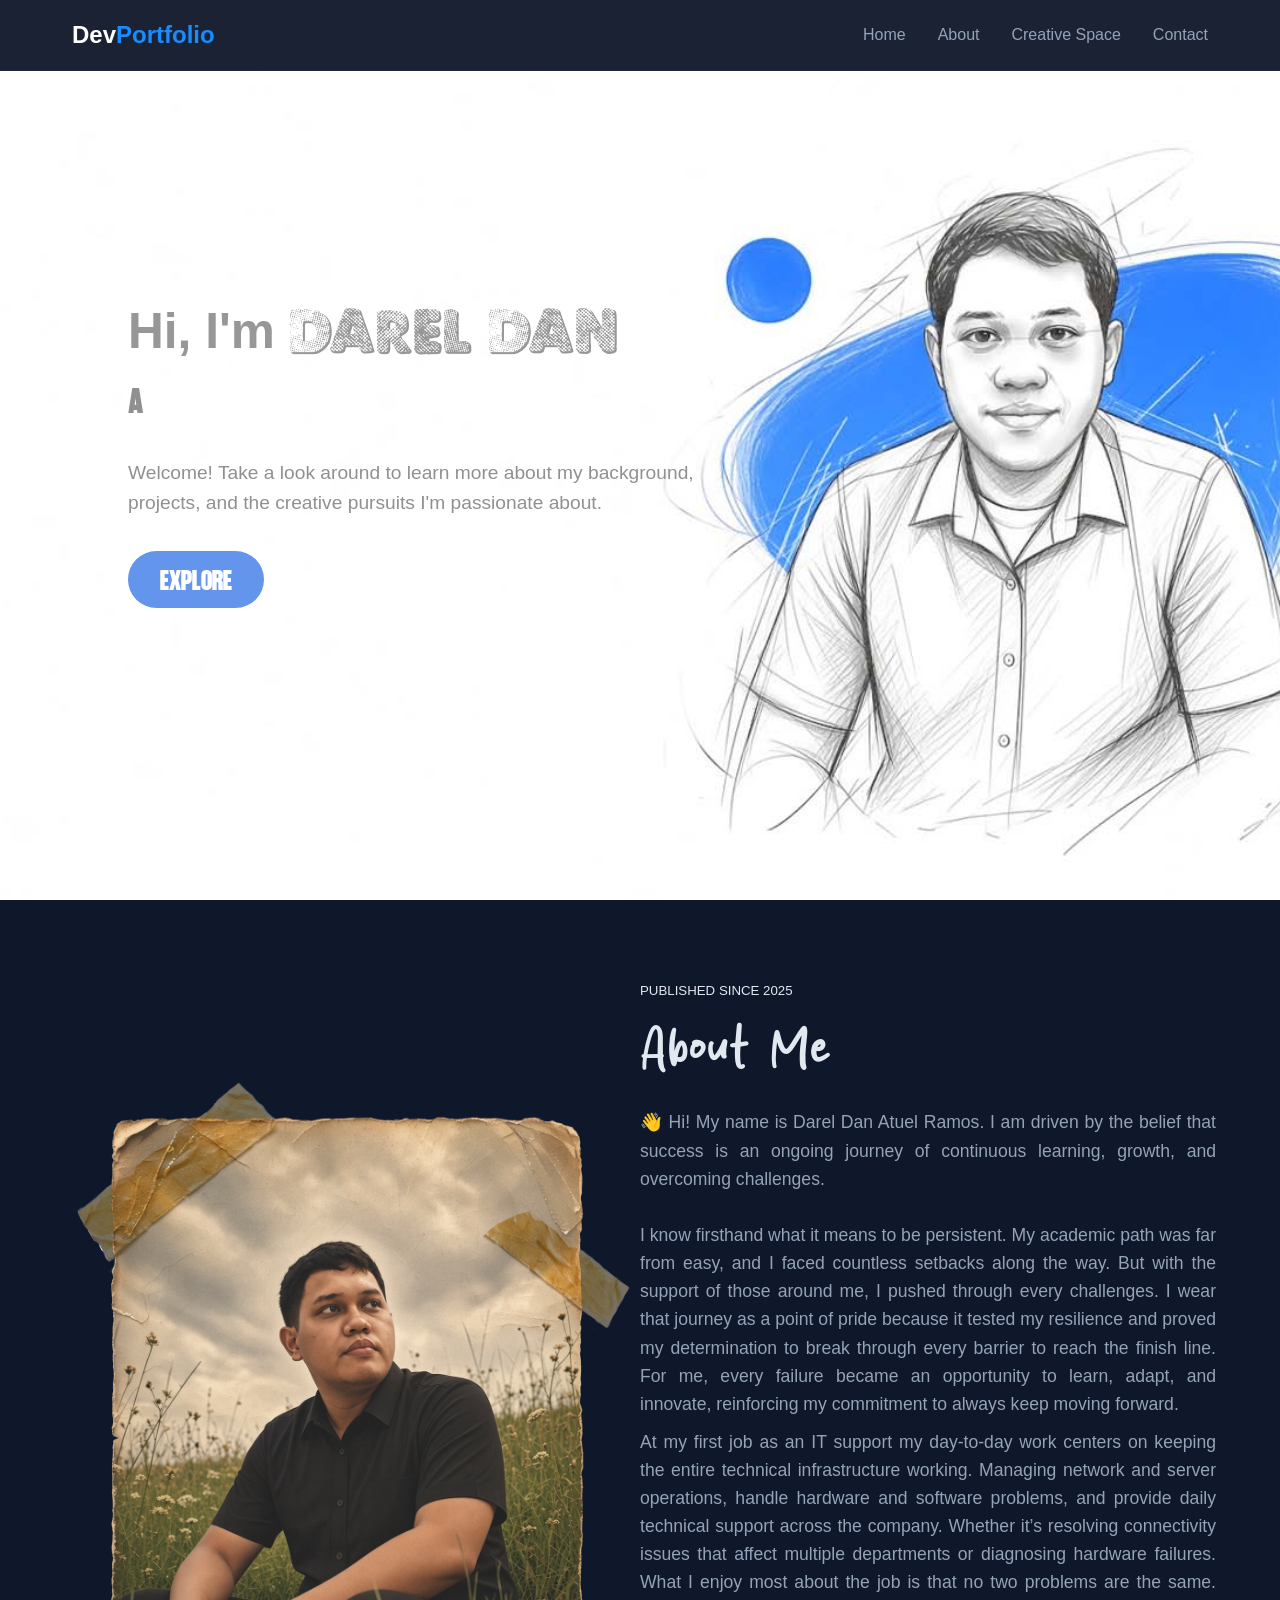
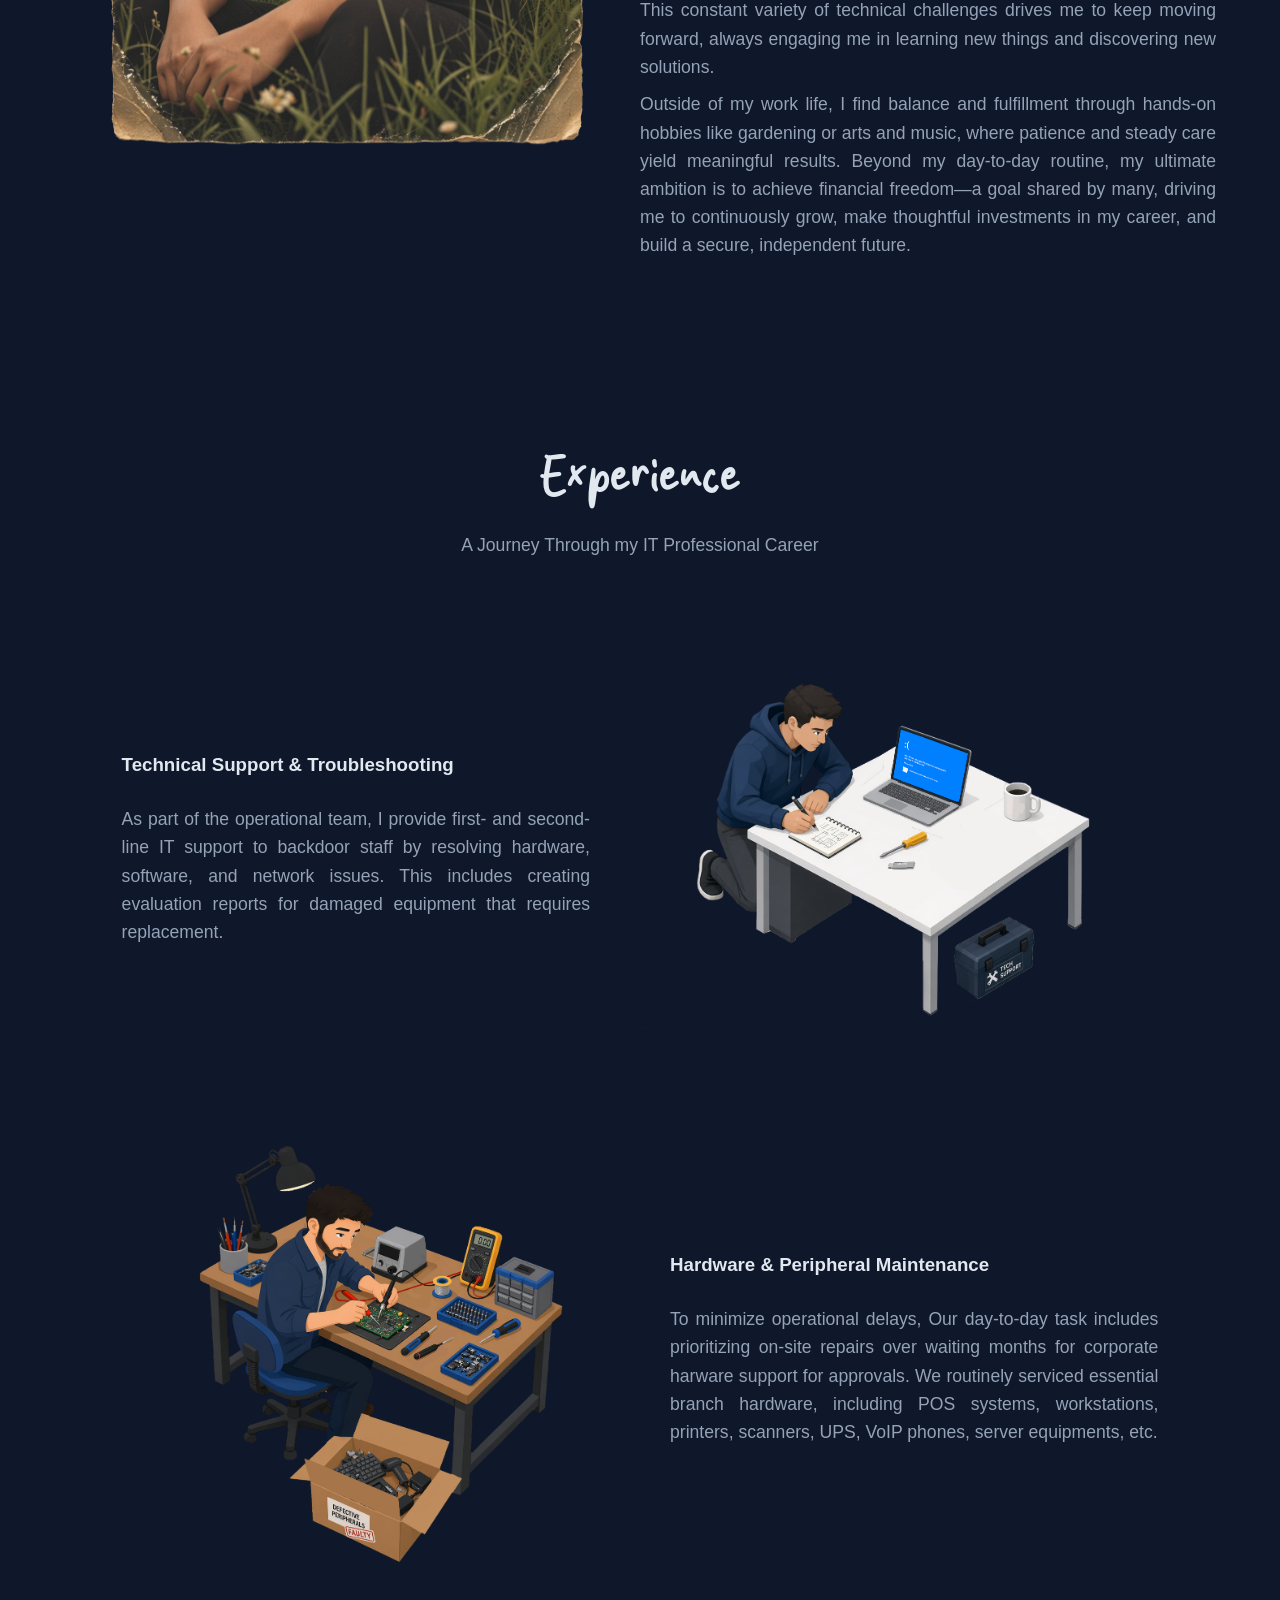
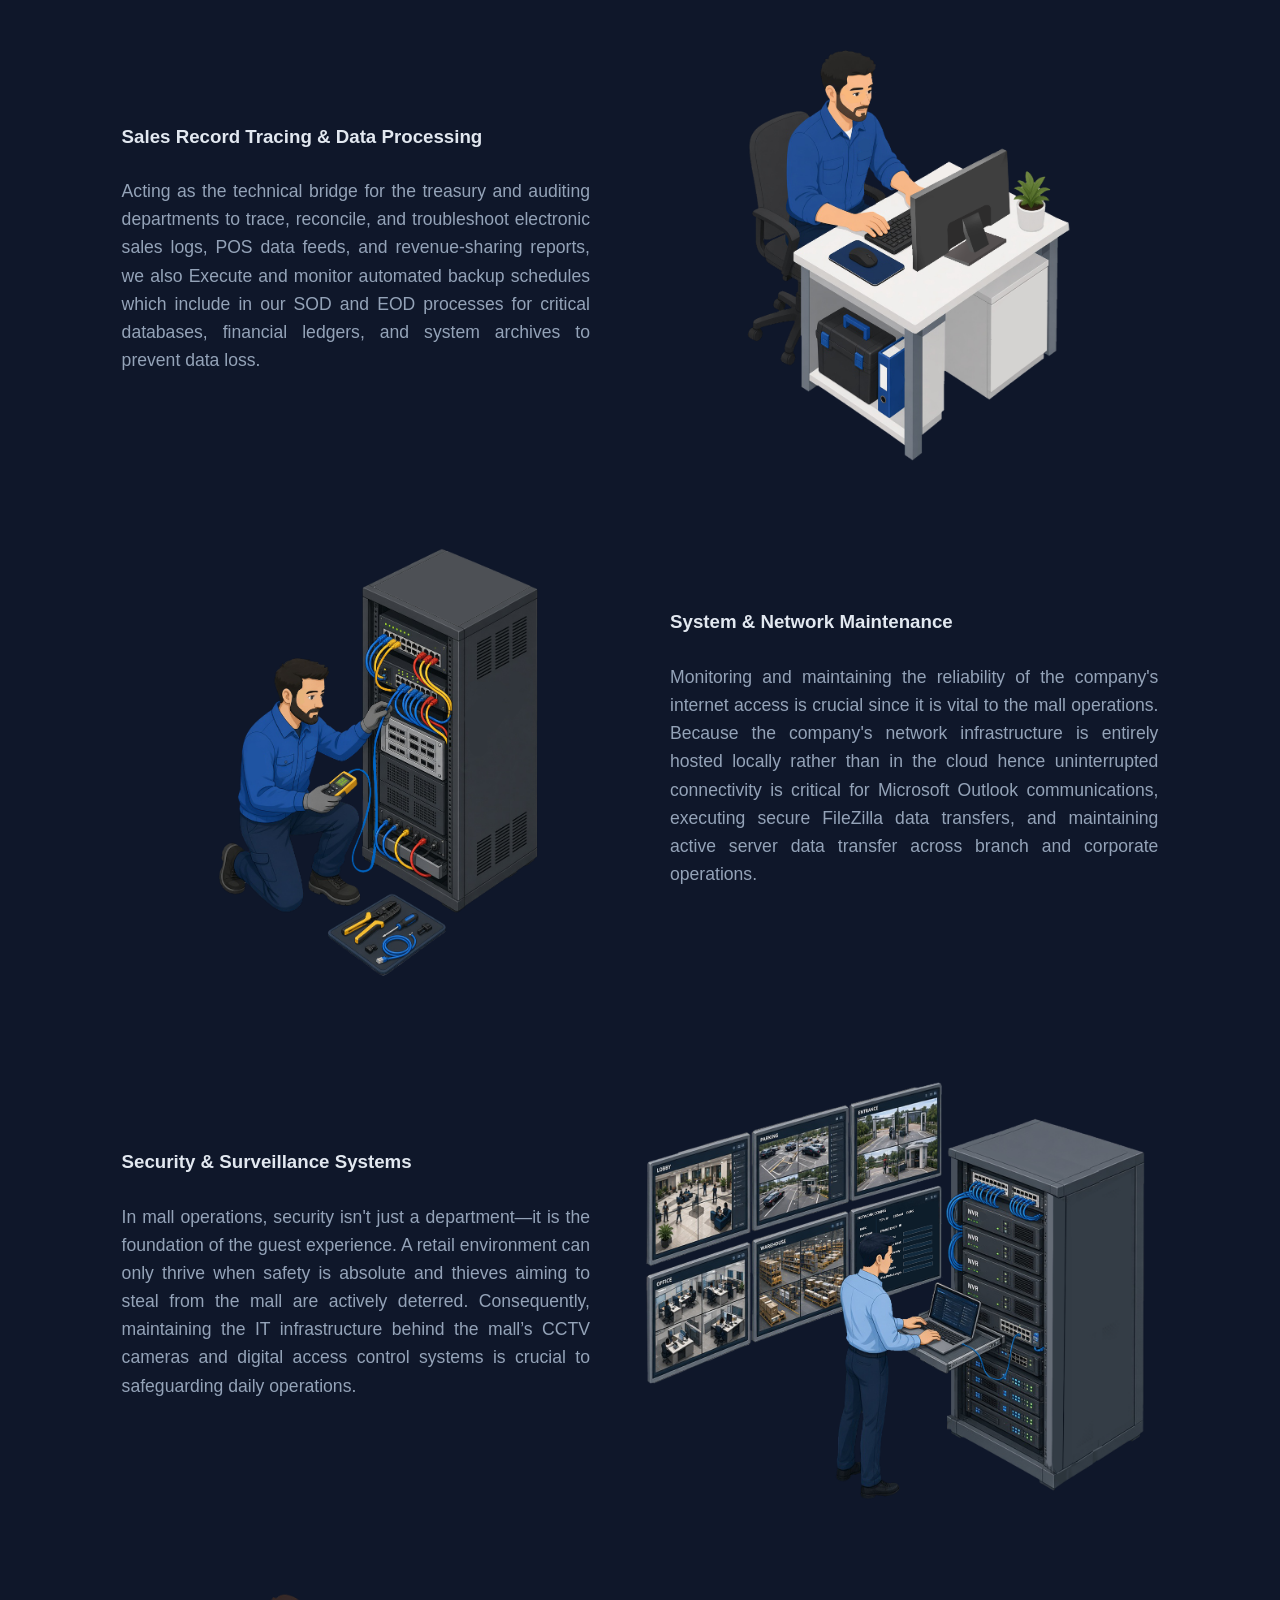
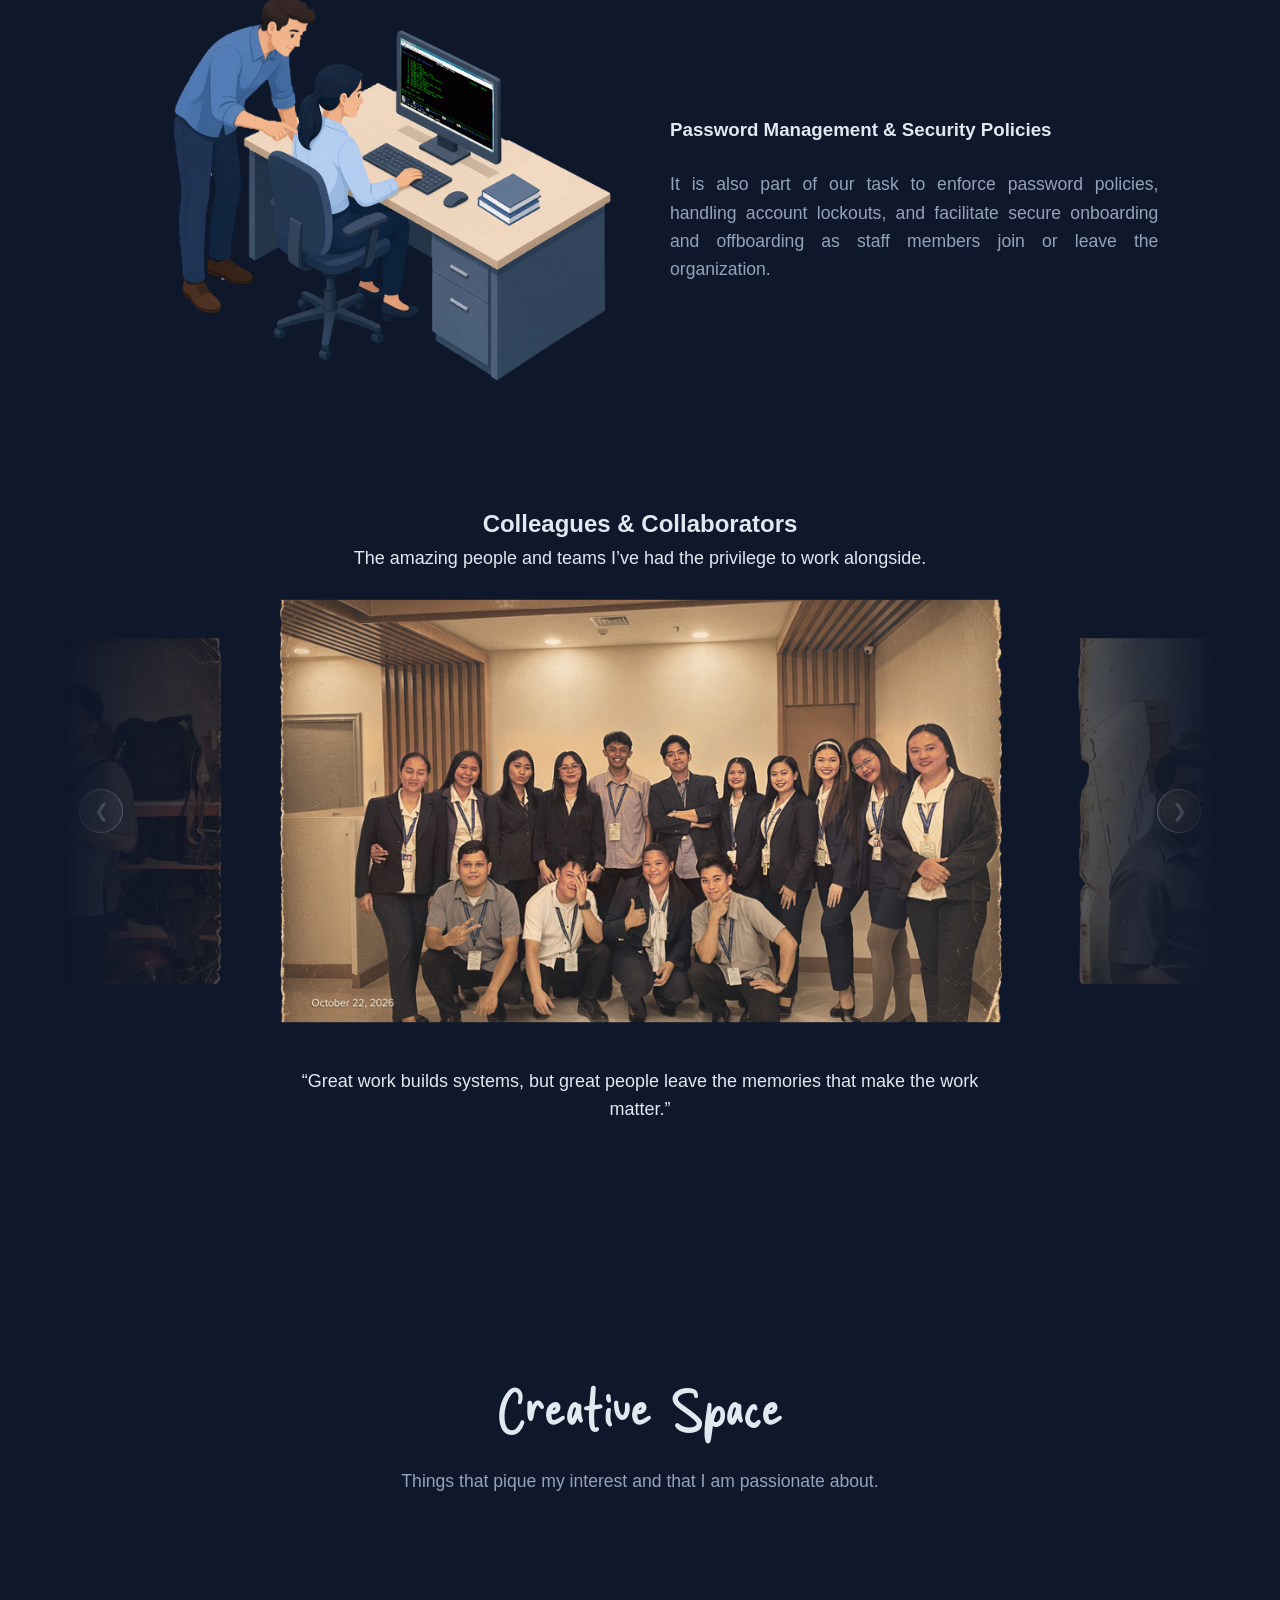
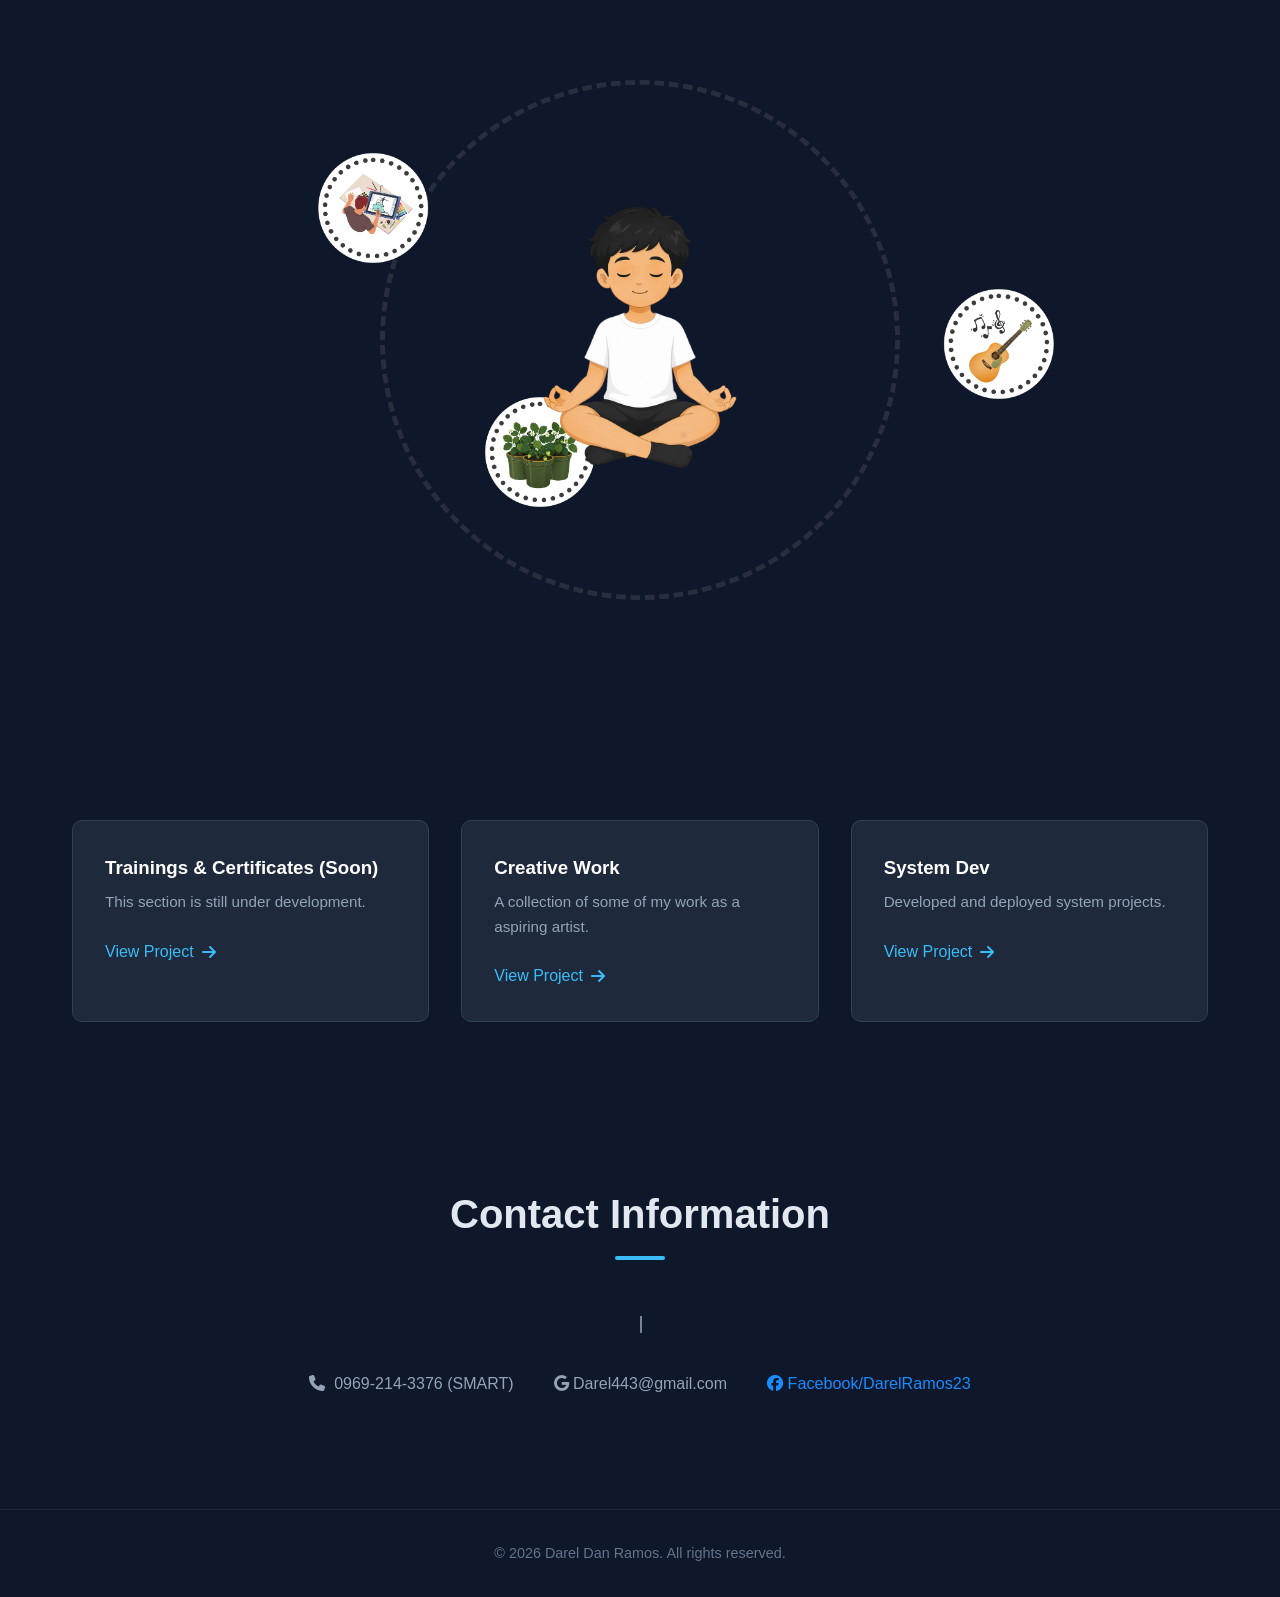
<file: index.html>
<!DOCTYPE html>
<html lang="en">
<head>
    <meta charset="UTF-8">
    <meta name="viewport" content="width=device-width, initial-scale=1.0">
    <title>Portfolio</title>
    <link rel="stylesheet" href="css/style.css">
    <link rel="stylesheet" href="css/style_orbit.css">
    <link rel="stylesheet" href="css/carousel_style.css">
    <link rel="stylesheet" href="css/typing_style.css">
    <link rel="stylesheet" href="https://cdnjs.cloudflare.com/ajax/libs/font-awesome/6.4.0/css/all.min.css">
</head>
<body>

    <nav class="navbar">
        <div class="nav-container">
            <a href="#" class="logo">Dev<span>Portfolio</span></a>
            <ul class="nav-links" id="nav-links">
                <li><a href="#home">Home</a></li>
                <li><a href="#about">About</a></li>
                <li><a href="#projects">Creative Space</a></li>
                <li><a href="#contact">Contact</a></li>
            </ul>
            <div class="menu-toggle" id="mobile-menu">
                <i class="fa-solid fa-bars"></i>
            </div>
        </div>
    </nav>

    <section id="home" class="hero">
        <div class="hero-content">
            <h1>Hi, I'm <span class="highlight">Darel Dan</span></h1>
            <p class="carousel-text">
                A &thinsp;
                <span class="carousel-box">
                    <span class="carousel-item">IT Support</span>
                    <span class="carousel-item">Layout Artist</span>
                </span>
            </p>
            <p class="intro">Welcome! Take a look around to learn more about my background, projects, and the creative pursuits I'm passionate about.</p>
            <a href="#about" class="btn">Explore</a>
        </div>
    </section>

    <section id="about" class="about">
        
        <div class="about-container">
            <div class="about-image"></div>

            <!--<div class="carousel-container">
              <div class="carousel-slides">
                <div class="slide active" style="background-color: #3498db;">
                  <h2>Slide 1</h2>
                </div>
                <div class="slide" style="background-color: #e74c3c;">
                  <h2>Slide 2</h2>
                </div>
                <div class="slide" style="background-color: #2ecc71;">
                  <h2>Slide 3</h2>
                </div>
              </div>

              <button class="nav-btn prev-btn" onclick="moveSlide(-1)">&#10094;</button>
              <button class="nav-btn next-btn" onclick="moveSlide(1)">&#10095;</button>

              <div class="indicators">
                <span class="dot active" onclick="currentSlide(0)"></span>
                <span class="dot" onclick="currentSlide(1)"></span>
                <span class="dot" onclick="currentSlide(2)"></span>
              </div>
            </div>-->

            <div class="about-text">
                <h5 class="published">PUBLISHED SINCE 2025</h5>
                <h2 class="about-title">About Me</h2>
                <p>
                  👋 Hi! My name is Darel Dan Atuel Ramos. I am driven by the belief that success is an ongoing journey of continuous learning, growth, and overcoming challenges.<br>
                  <br>
                  I know firsthand what it means to be persistent. My academic path was far from easy, and I faced countless setbacks along the way. But with the support of those around me, I pushed through every challenges. I wear that journey as a point of pride because it tested my resilience and proved my determination to break through every barrier to reach the finish line. For me, every failure became an opportunity to learn, adapt, and innovate, reinforcing my commitment to always keep moving forward.
                </p>
                <p>
                  At my first job as an IT support my day-to-day work centers on keeping the entire technical infrastructure working. Managing network and server operations, handle hardware and software problems, and provide daily technical support across the company. Whether it’s resolving connectivity issues that affect multiple departments or diagnosing hardware failures. What I enjoy most about the job is that no two problems are the same. This constant variety of technical challenges drives me to keep moving forward, always engaging me in learning new things and discovering new solutions.
                </p>
                <p>
                  Outside of my work life, I find balance and fulfillment through hands-on hobbies like gardening or arts and music, where patience and steady care yield meaningful results. Beyond my day-to-day routine, my ultimate ambition is to achieve financial freedom—a goal shared by many, driving me to continuously grow, make thoughtful investments in my career, and build a secure, independent future. 
                </p>
                
                <!--<div class="skills">
                    <span class="skill-badge">HTML5</span>
                    <span class="skill-badge">CSS3</span>
                    <span class="skill-badge">JavaScript</span>
                    <span class="skill-badge">Responsive Design</span>
                </div>-->
            </div>
        </div>
    
        <!--Experience-->
        <div>
            <h2 class="experience-title">Experience</h2>
            <p class="experience-description">A Journey Through my IT Professional Career</p>
            <div class="responsive description-one">
                <div class="description-one-text">
                        <h3>Technical Support & Troubleshooting</h3>
                        &nbsp;
                            <p>As part of the operational team, I provide first- and second-line IT support to backdoor staff by resolving hardware, software, and network issues. This includes creating evaluation reports for damaged equipment that requires replacement.</p>
                </div>
                <div class="res-img exp-img-1"></div>
            </div>
            <div class=" description-two">
                <div class="res-img-margin exp-img-2"></div>
                <div class="description-two-text">
                        <h3>Hardware & Peripheral Maintenance</h3>
                        &nbsp;
                            <p>To minimize operational delays, Our day-to-day task includes prioritizing on-site repairs over waiting months for corporate harware support for approvals. We routinely serviced essential branch hardware, including POS systems, workstations, printers, scanners, UPS, VoIP phones, server equipments, etc.</p>
                </div>
            </div>
            <div class="responsive description-one">
                <div class="description-one-text">
                        <h3>Sales Record Tracing & Data Processing</h3>
                        &nbsp;
                            <p>Acting as the technical bridge for the treasury and auditing departments to trace, reconcile, and troubleshoot electronic sales logs, POS data feeds, and revenue-sharing reports, we also Execute and monitor automated backup schedules which include in our SOD and EOD processes for critical databases, financial ledgers, and system archives to prevent data loss.</p>
                </div>
                    <div class="res-img exp-img-3"></div>
                </div>

            <div class="responsive description-two margin-issue">
                <div class="res-img-margin exp-img-4"></div>
                    <div class="description-two-text">
                            <h3>System & Network Maintenance</h3>
                            &nbsp;
                            <p>Monitoring and maintaining the reliability of the company's internet access is crucial since it is vital to the mall operations. Because the company's network infrastructure is entirely hosted locally rather than in the cloud hence uninterrupted connectivity is critical for Microsoft Outlook communications, executing secure FileZilla data transfers, and maintaining active server data transfer across branch and corporate operations.</p>
                </div>
            </div>

            &nbsp;
            <div class="responsive description-one">
                <div class="description-one-text">
                        <h3>Security & Surveillance Systems</h3>
                        &nbsp;
                            <p>In mall operations, security isn't just a department—it is the foundation of the guest experience. A retail environment can only thrive when safety is absolute and thieves aiming to steal from the mall are actively deterred. Consequently, maintaining the IT infrastructure behind the mall’s CCTV cameras and digital access control systems is crucial to safeguarding daily operations.</p>
                </div>
                  <div class="res-img exp-img-5"></div>
            </div>
            &nbsp;
            <div class="responsive description-two">
                <div class="res-img-margin exp-img-6"></div>
                <div class="description-two-text">
                        <h3>Password Management & Security Policies</h3>
                        &nbsp;
                            <p>It is also part of our task to enforce password policies, handling account lockouts, and facilitate secure onboarding and offboarding as staff members join or leave the organization.</p>
                </div>
            </div>

                <h3 class="carousel-title">Colleagues & Collaborators</h3>
                <p class="carousel-description">The amazing people and teams I’ve had the privilege to work alongside.</p>
                <div class="carousel-container" id="carousel">
                    <button class="nav-btn prev" id="prevBtn">&#10094;</button>
                    <button class="nav-btn next" id="nextBtn">&#10095;</button>

                    <div class="carousel-track" id="track">
                      <!-- Div slides with CSS background images -->
                      <div class="slide" style="background-image: url('assets/carousel/group5.png');"></div>
                      <div class="slide" style="background-image: url('assets/carousel/group2.png');"> </div>
                      <div class="slide" style="background-image: url('assets/carousel/group.png');"></div>
                      <div class="slide" style="background-image: url('assets/carousel/group6.png');"></div>
                      <div class="slide" style="background-image: url('assets/carousel/group3.png');"></div>
                      <div class="slide" style="background-image: url('assets/carousel/group4.png');"></div>
                    </div>
                  </div>
                  <h4 class="caption">“Great work builds systems, but great people leave the memories that make the work matter.”</h4>
        </div>
        <!--Other Skills-->
    
    </section>

    <section id="projects" class="projects">
        <div class="space">
            <h2 class="experience-title">Creative Space</h2>
            <p class="experience-description">Things that pique my interest and that I am passionate about.</p>
            <div class="orbit">
                <div class="system-container">
                <!-- 1. Center / Stationary Div -->
                <div class="card stationary-center">
                  <img src="assets/Interest/image1.png" alt="Stationary Center Sample">
                </div>

                <!-- 2. Slow Spinning Div -->
                <div class="card slow-spin">
                </div>

                <!-- 3. Orbit Ring with 3 Orbiting Divs -->
                <div class="orbit-ring">
                  <div class="card orbit-item orbit1">
                  </div>
                  <div class="card orbit-item">
                  </div>
                  <div class="card orbit-item">
                  </div>
                </div>

              </div>
            </div>
        </div>
        <div class="projects-grid">
            <div class="project-card">
                <div class="project-info">
                    <h3>Trainings & Certificates (Soon)</h3>
                    <p>This section is still under development.</p>
                    <a href="#" class="project-link">View Project <i class="fa-solid fa-arrow-right"></i></a>
                </div>
            </div>
            <div class="project-card">
                <div class="project-info">
                    <h3>Creative Work</h3>
                    <p>A collection of some of my work as a aspiring artist.</p>
                    <a href="graphic-art.html" class="project-link">View Project <i class="fa-solid fa-arrow-right"></i></a>
                </div>
            </div>
            <div class="project-card">
                <div class="project-info">
                    <h3>System Dev</h3>
                    <p>Developed and deployed system projects.</p>
                    <a href="programming.html" class="project-link">View Project <i class="fa-solid fa-arrow-right"></i></a>
                </div>
            </div>
        </div>
    </section>

    <section id="contact" class="contact">
        <h2>Contact Information</h2>
        <div class="contact-profile"></div>
        <p class="contact-desc">
          <span class="typing-text"></span><span class="cursor">|</span>
        </p>
        <div class="contact-info-1">
            <p><i class="fa fa-phone"></i> &nbsp;0969-214-3376 (SMART)&nbsp;&nbsp;&nbsp;&nbsp;&nbsp;&nbsp;&nbsp;&nbsp; <i class="fa-brands fa-google"></i>&nbsp;Darel443@gmail.com &nbsp;&nbsp;&nbsp;&nbsp;&nbsp;&nbsp;&nbsp;&nbsp;<span class="social-links"><a href="https://www.facebook.com/DarelRamos23"><i class="fa-brands fa-facebook"></i>&nbsp;Facebook/DarelRamos23</a></span></p>
        </div>
        <div class="contact-info-2">
            <p><i class="fa fa-phone"></i> &nbsp;0969-214-3376 (SMART)</p>
            <p><i class="fa-brands fa-google"></i>&nbsp;Darel443@gmail.com</p>
            <p><span class="social-links"><a href="https://www.facebook.com/DarelRamos23"><i class="fa-brands fa-facebook"></i>&nbsp;Facebook/DarelRamos23</a></span></span></p>
        </div>
        
    </section>

    <footer>
        <p>&copy; 2026 Darel Dan Ramos. All rights reserved.</p>
    </footer>

    <script src="js/script.js"></script>
    <script src="js/carousel_script.js"></script>
</body>
</html>
</file>
<file: css/style.css>
/* Reset & Base Styles */
* {
    margin: 0;
    padding: 0;
    box-sizing: border-box;
    font-family: 'Segoe UI', Tahoma, Geneva, Verdana, sans-serif;
}

@font-face {
  font-family: 'Brunson';
  src: url('../assets/fonts/Brunson.ttf') format('truetype'),
       url('../assets/fonts/Brunson Rough.ttf') format('truetype');
  font-weight: normal;
  font-style: normal;
  font-display: swap; /* Helps with page load performance */
}
@font-face {
  font-family: 'Impact';
  src: url('../assets/fonts/impact.ttf') format('ttf'),
       url('../assets/fonts/Impacted.ttf') format('ttf');
  font-weight: normal;
  font-style: normal;
  font-display: swap; /* Helps with page load performance */
}
@font-face {
  font-family: 'Stay';
  src: url('../assets/fonts/Stay With Me.otf') format('truetype');
  font-weight: normal;
  font-style: normal;
  font-display: swap;
}
@font-face {
  font-family: 'Zombie';
  src: url('../assets/fonts/ZOMBIE.ttf') format('truetype');
  font-weight: normal;
  font-style: normal;
  font-display: swap;
}
@font-face {
  font-family: 'Sketch';
  src: url('../assets/fonts/Punk Dots.ttf') format('truetype');
  font-weight: normal;
  font-style: normal;
  font-display: swap;
}
@font-face {
  font-family: 'GoogleSans';
  src: url('../assets/fonts/GoogleSans-Italic-VariableFont_GRAD,opsz,wght.ttf') format('truetype'),
       url('../assets/fonts/GoogleSans-VariableFont_GRAD,opsz,wght.ttf') format('truetype');
  font-weight: normal;
  font-style: normal;
  font-display: swap; /* Helps with page load performance */
}

html {
    scroll-behavior: smooth;
}

body {
    background-color: #0f172a;
    color: #e2e8f0;
    line-height: 1.6;
}

/* Navbar */
.navbar {
    position: fixed;
    top: 0;
    width: 100%;
    background-color: rgba(15, 23, 42, 0.95);
    backdrop-filter: blur(5px);
    z-index: 1000;
    border-bottom: 1px solid #1e293b;
    transition: transform 0.3s ease-in-out;
}
.navbar--hidden {
    transform: translateY(-100%);
}

.nav-container {
    display: flex;
    justify-content: space-between;
    align-items: center;
    max-width: 1200px;
    margin: 0 auto;
    padding: 1rem 2rem;
}

.logo {
    font-size: 1.5rem;
    font-weight: 700;
    color: #fff;
    text-decoration: none;
}

.logo span {
    color: #198cff;
}

.nav-links {
    display: flex;
    list-style: none;
}

.nav-links li a {
    color: #94a3b8;
    text-decoration: none;
    margin-left: 2rem;
    font-weight: 500;
    transition: color 0.3s;
}

.nav-links li a:hover {
    color: #38bdf8;
}

.menu-toggle {
    display: none;
    font-size: 1.5rem;
    color: #fff;
    cursor: pointer;
}

/* Sections General */
section {
    padding: 5rem 2rem;
    max-width: 1200px;
    margin: 0 auto;
}

h2 {
    font-size: 2.5rem;
    text-align: center;
    margin-bottom: 3rem;
    position: relative;
}

h2::after {
    content: '';
    display: block;
    width: 50px;
    height: 4px;
    background: #38bdf8;
    margin: 10px auto 0;
    border-radius: 2px;
}

/* Hero Section */
.hero {
    height: 100vh;
    display: flex;
    align-items: center;
    justify-content: flex-start;
    text-align: left;
    background-image: url('../assets/bg_image.jpg');
    background-size: cover;
    background-position: center;
    background-repeat: no-repeat;
    height: 100vh;
    width: 100%;          
    max-width: 100vw;       
    margin: 0;              
    padding: 0 10%;

}

.hero-content h1 {
    font-size: 3.1rem;
    color: #979797;
    margin-bottom: 0.2rem;
}

.highlight {
    color: #979797;
    font-family: 'Sketch', sans-serif;
    font-weight: normal;
    font-size: 75%;
}

.carousel-text {
    font-family: 'Brunson';
    font-size: 2rem !important;
    margin-bottom: 1.5rem;
    color: #94a3b8;
    display: flex;
    align-items: left;
    justify-content: left;
    gap: 0.3rem;
}

.carousel-box {
    position: relative;
    display: inline-block;
    height: 2.5rem;
    overflow: hidden;
    min-width: 260px; /* Adjust if your titles are wider */
    text-align: left;
}

.carousel-item {
    position: absolute;
    top: 0;
    left: 0;
    width: 100%;
    opacity: 0;
    color: #6495ED;
    animation: slideFadeLoop 6s infinite;
    font-family: 'Brunson';
    font-size: 2rem;
    font-weight: normal;
}

/* Stagger the carousel timing for each item */
.carousel-item:nth-child(1) {
    animation-delay: 0s;
}

.carousel-item:nth-child(2) {
    animation-delay: 3s;
}

.hero-content p {
    font-size: 1.35rem;
    color: #909090;
    margin-bottom: 2rem;
}

.btn {
    display: inline-block;
    background: #6495ED;
    color: white;
    padding: 0.50rem 2rem;
    border-radius: 50px;
    text-decoration: none;
    font-weight: 0;
    font-family: 'Brunson';
    font-size: 1.6em;
    transition: transform 0.3s, background 0.3s;
}

.btn:hover {
    transform: translateY(-3px);
    background: #0ea5e9;
}

/* About Section */
.about {
    padding: 0px;
    padding-top: 80px;
    max-width: 90%;
}
.about-container {
    max-width: 120%;
    margin: 0 auto;
    text-align: justify;
    justify-content: left;
    display: flex;

}
.about-text{
    max-width: 50%;
}
.about-title{
    font-size: 4rem;
    text-align: left;
    margin-bottom: 0.3rem;
    margin-top: 0px;
    position: relative;
    font-weight: 400;
    font-family: 'Stay', 'Impact';
}
.about-title::after{
    display: none;
}
.about-image{
    background-image: url('../assets/img.png');
    background-size: cover;
    background-position: center;
    background-repeat: no-repeat;
    height: 685px;
    width: 570px;
    margin-right: 5rem;
    margin: auto;
    border-radius: 20px;
}
.about-text p {
    font-size: 1.1rem;
    color: #94a3b8;
    margin-bottom: 0.6rem;
}
.published{
    font-family: sans-serif;
    font-weight: normal;
    margin-bottom: 0px;
}
/*Field Experience Section*/
.space{
    margin-bottom: 5em;
}
.experience-title{
    font-size: 4rem;
    text-align: center;
    margin-bottom: 0rem;
    margin-top: 10rem;
    position: relative;
    font-weight: 400;
    font-family: 'Stay', sans-serif;
}
.experience-title::after{
    display: none;
}
.experience-description{
    font-size: 1.1rem;
    color: #94a3b8;
    margin-bottom: 2.8rem;
    text-align: center;
}

.description-one{
    max-width: 90%;
    margin: 0 auto;
    text-align: justify;
    justify-content: left;
    display: flex;
}
.description-one-text{
    max-width: 50%;
    justify-content: center;
    align-items: center !important;
    align-content: center;
    display: block;

}
.description-one-text p{
    font-size: 1.1rem;
    color: #94a3b8;
    margin-bottom: 0.8rem; 
    margin-right: 50px;
}
.exp-img-1{
    background-image: url('../assets/experiences/image1.png');
    background-size: cover;
    background-position: center;
    background-repeat: no-repeat;
    height: 500px;
    width: 580px;
    margin: auto;
    margin-right: auto;
}
.exp-img-2{
    background-image: url('../assets/experiences/image2.png');
    background-size: cover;
    background-position: center;
    background-repeat: no-repeat;
    height: 500px;
    width: 580px;
    margin: auto;
    margin-right: auto;
}

.exp-img-3{
    background-image: url('../assets/experiences/image3.png');
    background-size: cover;
    background-position: center;
    background-repeat: no-repeat;
    height: 500px;
    width: 580px;
    margin: auto;
    margin-right: auto;
}
.exp-img-4{
    background-image: url('../assets/experiences/image4.png');
    background-size: cover;
    background-position: center;
    background-repeat: no-repeat;
    height: 500px;
    width: 580px;
    margin: auto;
    margin-right: auto;
}
.exp-img-5{
    background-image: url('../assets/experiences/image5.png');
    background-size: cover;
    background-position: center;
    background-repeat: no-repeat;
    height: 500px;
    width: 580px;
    margin: auto;
    margin-right: auto;
}
.exp-img-6{
    background-image: url('../assets/experiences/image6.png');
    background-size: cover;
    background-position: center;
    background-repeat: no-repeat;
    height: 500px;
    width: 580px;
    margin: auto;
    margin-right: auto;
}
.group-img{
    background-image: url('../assets/group.png');
    background-size: cover;
    background-position: center;
    background-repeat: no-repeat;
    height: 36vmax;
    width: 60%;
    margin: auto;
    margin-top: 10em;
    border-radius: 25px;
}
.description-two{
    max-width: 90%;
    margin: 0 auto;
    text-align: justify;
    justify-content: left;
    display: flex;
}
.description-two-text{
    max-width: 50%;
    justify-content: center;
    align-items: center;
    display: block;
    align-content: center;
}
.description-two-text p{
    font-size: 1.1rem;
    color: #94a3b8;
    margin-bottom: 0.8rem; 
    margin-left: 30px;
}
.description-two-text h3{
    margin-left: 30px;
}

.skills {
    display: flex;
    justify-content: center;
    gap: 1rem;
    flex-wrap: wrap;
}

.skill-badge {
    background: #1e293b;
    color: #38bdf8;
    padding: 0.5rem 1rem;
    border-radius: 20px;
    font-size: 0.9rem;
    border: 1px solid #334155;
}


/* Navigation Buttons (Transparent & Circular) */
.nav-btn {
  position: absolute;
  top: 50%;
  transform: translateY(-50%);
  background-color: rgba(255, 255, 255, 0.2); /* Transparent background */
  border: 2px solid rgba(255, 255, 255, 0.7); /* Subtle white border */
  color: white;
  width: 50px;
  height: 50px;
  border-radius: 50%; /* Makes the button a perfect circle */
  cursor: pointer;
  font-size: 18px;
  display: flex;
  justify-content: center;
  align-items: center;
  transition: background-color 0.3s, transform 0.2s;
  user-select: none;
}

.nav-btn:hover {
  background-color: rgba(255, 255, 255, 0.4); /* Slightly brighter on hover */
}

.nav-btn:active {
  transform: translateY(-50%) scale(0.95);
}

.prev-btn { left: 20px; }
.next-btn { right: 20px; }

/* Bottom Indicators/Dots (Transparent & Circular) */
.indicators {
  position: absolute;
  bottom: 20px;
  left: 50%;
  transform: translateX(-50%);
  display: flex;
  gap: 10px;
}

.dot {
  width: 12px;
  height: 12px;
  background-color: rgba(255, 255, 255, 0.3); /* Transparent */
  border: 2px solid rgba(255, 255, 255, 0.8);
  border-radius: 50%; /* Circle */
  cursor: pointer;
  transition: background-color 0.3s;
}

.dot.active, .dot:hover {
  background-color: rgba(255, 255, 255, 0.9); /* Solid white when active */
}

/* Projects Grid */
.projects-grid {
    display: grid;
    grid-template-columns: repeat(auto-fit, minmax(300px, 1fr));
    gap: 2rem;
}

.project-card {
    background: #1e293b;
    border-radius: 10px;
    overflow: hidden;
    border: 1px solid #334155;
    transition: transform 0.3s, box-shadow 0.3s;
    padding: 2rem;
}

.project-card:hover {
    transform: translateY(-5px);
    box-shadow: 0 10px 20px rgba(0,0,0,0.3);
}

.project-info h3 {
    margin-bottom: 0.5rem;
    color: #fff;
}

.project-info p {
    color: #94a3b8;
    font-size: 0.95rem;
    margin-bottom: 1.5rem;
}

.project-link {
    color: #38bdf8;
    text-decoration: none;
    font-weight: 500;
    display: inline-flex;
    align-items: center;
    gap: 0.5rem;
}

/* Contact & Footer */
.contact-profile {
      width: 180px;
      height: 180px;
      border-radius: 50%; 
      background-image: url('../assets/contact_img.jpg');
      background-size: cover;
      background-position: center;
      background-repeat: no-repeat;
      margin: auto;
      margin-bottom: 10%;
      display: none;
}
.contact {
    text-align: center;
}

.contact p {
    color: #94a3b8;
    margin-bottom: 2rem;
}

.contact-info-1{
    display: block;
}
.contact-info-2{
    display: none;
}

.social-links a {
    color: #198cff;
    font-size: 1.01rem;
    transition: color 0.3s;
    text-decoration: none;
}

.social-links a:hover {
    color: #38bdf8;
}

.intro {
    font-size: 1.2rem !important;      /* Makes it slightly larger and easier to read */
    line-height: 1.6;        /* Adds comfortable spacing between the lines */
    color: #555555;          /* A softer dark gray so it doesn't look harsh */
    max-width: 640px;        /* Prevents the sentences from stretching too wide */
    margin: 0 auto 2rem auto; /* Centers the block and adds space above the button */

}

/* 
   Animation Timeline Breakdown:
   0% to 5%: Slides up and fades into view.
   5% to 45%: Sits fully visible on screen.
   45% to 50%: Fades out and slides upward out of view.
   50% to 100%: Hidden/Resetting while the other title plays.
*/
@keyframes slideFadeLoop {
    0% {
        opacity: 0;
        transform: translateY(20px);
    }
    5%, 45% {
        opacity: 1;
        transform: translateY(0);
    }
    50%, 100% {
        opacity: 0;
        transform: translateY(-20px);
    }
}

footer {
    text-align: center;
    padding: 2rem;
    border-top: 1px solid #1e293b;
    color: #64748b;
    font-size: 0.9rem;
}

/* Mobile Responsive Adjustments */
@media (max-width: 1080px) {
    .nav-links {
        display: none;
        flex-direction: column;
        width: 100%;
        position: absolute;
        top: 60px;
        left: 0;
        background-color: #0f172a;
        border-bottom: 1px solid #1e293b;
        padding: 1rem 0;
    }

    .nav-links.active {
        display: flex;
    }

    .nav-links li a {
        margin: 1rem 2rem;
        display: block;
    }

    .menu-toggle {
        display: block;
    }

    .hero-content h1 {
        font-size: 1.8rem;
    }
    .about-container {
        max-width: 100%;
        margin: 0 auto;
        text-align: justify;
        justify-content: left;
        display: inline-block;
    }
    .about-text{
        max-width: 100%;
        margin-top: 1rem;
    }
    .carousel-text{
        font-size: 1.5rem !important;
    }
    .carousel-item{
        font-size: 1.5rem;
    }
}
@media (max-width: 900px) {
    .about-title {
        text-align: center;
    }
    .hero {
        background-image: 
        linear-gradient(rgba(255, 255, 255, 0.4), rgba(255, 255, 255, 0.4)), 
        url('../assets/bg_image_mobile.jpg') !important;
        
        background-position: 50% center;
        background-repeat: no-repeat;
        padding: 0 5% 75%;
        padding-top: 85%;
    }

    .hero-content h1 {
        font-size: 1.6rem;
        color: #828282 !important;
        margin-bottom: 0px;
        text-align: center;
    }
    .hero-content p {
        text-align: center;
    }
    .carousel-text {
        align-items: center;
        justify-content: center;
        gap: 0rem;
    }

    .carousel-box {
        min-width: 135px;
        text-align: left;
    }
    .btn{
        scale: 0.7 !important;
        margin-left: 30%;
        margin-top: 40vh;
    }
    .highlight {
        color: #737373;
        font-family: 'Sketch', sans-serif;
        font-weight: normal;
        font-size: 75%;
    }

    .carousel-text {
        font-size: 1.5rem !important;
        margin-bottom: 0.6rem !important;
    }
    .intro{
        color: #6A6A6A !important;
        font-size: 0.85rem !important;
    }
    .about-image{
        scale: 0.7 !important;
        width: 110vw !important;
        width: 100px;
        margin-left: -10% !important;
        margin: auto;
        display: none;
    }
    .about{
        padding-top: 0px !important;
    }
    .contact-profile{
        display: flex;
    }
    .about-text{
        margin-top: 0px;
        padding-top: 5%;
    }
    .published{
        text-align: center;
        font-size: 0.7rem;
        color: #858585;
    }
    .about-title{
        font-size: 3rem;
    }
    .about-text p{
        font-size: 0.9rem !important;
    }
    .experience-title{
        margin-top: 2.5rem;
        font-size: 3rem;
    }
    .experience-description{
        font-size: 0.9rem;
        margin-bottom: 0px;
    }

    /*description-one reponsive function*/

    .description-one-text h3{
        font-size: 1rem !important;
    }
    .description-one-text p{
        font-size: 0.9rem !important;
        text-align: justify ;
    }
    .description-one{
      flex-direction: column-reverse !important; /* Puts the image div (exp-img-1) on top of the text div */
      align-items: center !important; /* Optional: centers the content horizontally */
      display: flex;
    }
    .description-one-text{
        text-align: center;
        display: block;
        max-width: 100% !important;
    }
    .description-one-text p {
        width: 100% !important;
    }

    /*description-two reponsive function*/

    .description-two-text h3{
        font-size: 1rem !important;
        margin: 0px;
    }
    .description-two-text p{
        font-size: 0.9rem !important;
        text-align: justify ;
        margin: 0px;
    }
    .description-two{
      align-items: center !important;
      display: block;
      display: flex;
      flex-direction: column;
      align-items: center;
      width: 100%;
      overflow: hidden;
    }
    .description-two-text{
        text-align: center;
        display: block;
        max-width: 100% !important;
    }
    .description-two-text p {
        width: 100% !important;
    }

    /*description image scaling function*/
    .res-img{
        scale: 0.6 !important;
        margin: 0 !important;
    }
    .res-img-margin{
        scale: 0.6 !important;
        margin: 0 !important;
        position: relative;
    }
    .carousel-title{
        font-size: 1.1em !important;
        margin-top: 8em !important;
    }
    .carousel-description{
        font-size: 0.9em !important;
    }
    .caption{
        font-size: 0.9em !important;
    }

    .projects-grid {
    display: grid;
    grid-template-columns: repeat(auto-fit, minmax(300px, 1fr));
    gap: 2rem;
    }

    .project-card {
        background: #1e293b;
        border-radius: 10px;
        overflow: hidden;
        border: 1px solid #334155;
        transition: transform 0.3s, box-shadow 0.3s;
        padding: 2rem;
    }

    .project-card:hover {
        transform: translateY(-5px);
        box-shadow: 0 10px 20px rgba(0,0,0,0.3);
    }

    .project-info h3 {
        margin-bottom: 0.5rem;
        color: #fff;
        font-size: 1rem;
        text-align: center;
    }

    .project-info p {
        color: #94a3b8;
        font-size: 0.9rem;
        margin-bottom: 1.5rem;
        text-align: center;
    }

    .project-link {
        color: #38bdf8;
        text-decoration: none;
        font-weight: 500;
        display: inline-flex;
        align-items: center;
        gap: 0.5rem;
        font-size: 0.9rem;
        margin: 0;
    }

    
}
@media (max-width: 700px) {
    .about-image {
        width: 100%;
        max-width: 1200px;        /* Prevents it from stretching too wide on giant screens */
        height: auto;             
        aspect-ratio: 16 / 22;     /* Maintains a clean, responsive proportion automatically */
        margin: 0 auto;           /* Centers the container */
        background-size: contain; /* Ensures the ENTIRE image is visible without getting cut */
        background-position: center;
        background-repeat: no-repeat;
    }
    .about-title {
        text-align: center;
    }
    .hero {
        background-image: url('../assets/bg_image.jpg');
    }
    .contact-info-1{
        display: none;
    }
    .contact-info-2{
        display: block;
    }
}
@media (max-width: 900px) and (orientation: landscape) {
    .about-image{
        scale: 1 !important;
        width: 100vw !important;
        height: 90vh;
        width: 70%;
        margin-left: -5% !important;
        display: none;
    }
    .about-text{
        padding-top: 5%;
    }
    .hero {
        background-image: 
        linear-gradient(rgba(255, 255, 255, 0.2), rgba(255, 255, 255, 0.4)), 
        url('../assets/bg_image.jpg') !important;
        background-position: 100% center;
        background-repeat: no-repeat;
        padding: 0 5% 75%;
        padding-top: 35%;
        background-size: auto 100%;
        padding-bottom: 25%;
    }

    .hero-content h1 {
        font-size: 1.6rem;
        color: #828282 !important;
        margin-bottom: 0px;
        text-align: left;
    }
    .hero-content p {
        text-align: left;
    }
    .carousel-text {
        align-items: left;
        justify-content: left;
        gap: 0rem;
    }
    .contact-profile{
        display: block;
    }
    .carousel-box {
        min-width: 135px;
        text-align: left;
    }
    .btn{
        scale: 0.7 !important;
        margin-left: -3%;
        margin-top: -1vh;
    }
}
</file>
<file: css/style_orbit.css>
:root {
      /* Base scaling variable: Adjusts automatically on smaller screens */
      --scale-factor: 0.8;
    }

    .orbit {
      min-height: 50vh;
      display: flex;
      justify-content: center;
      align-items: center;
      overflow: hidden;
      width: 100%;
    }

    /* Outer Wrapper / Canvas Frame */
    .system-container {
      position: relative;
      width: 800px;
      height: 800px;
      display: flex;
      justify-content: center;
      align-items: center;
      /* Scales down the entire 800px layout smoothly on smaller viewports */
      transform: scale(var(--scale-factor));
      transform-origin: center center;
    }

    /* Common Card / Image Styling */
    .card {
      position: absolute;
      border-radius: 50%;
      overflow: hidden;
      background-size: cover;
      background-position: center;
      /* Add transition for smooth scaling */
      transition: transform 0.3s cubic-bezier(0.34, 1.56, 0.64, 1), box-shadow 0.3s ease;
      cursor: pointer;
    }

    .card img {
      width: 100%;
      height: 100%;
      object-fit: cover;
      display: block;
    }

    /* ---------------------------------------------------
       1. Stationary Div (Center Core)
    --------------------------------------------------- */
    .stationary-center {
      width: 340px;
      height: 340px;
      z-index: 3;
    }

    /* ---------------------------------------------------
       2. Slow-Spinning Div
    --------------------------------------------------- */
    .slow-spin {
      width: 650px;
      height: 650px;
      z-index: 2;
      border: 6px dashed rgba(255, 255, 255, 0.1);
      animation: spin 35s linear infinite;
    }

    /* ---------------------------------------------------
       3. Orbit Ring (Rotates along with the second div)
    --------------------------------------------------- */
    .orbit-ring {
      position: absolute;
      width: 320px;
      height: 320px;
      z-index: 1;
      /* Synchronized rotation with the slow-spin div */
      animation: spin 35s linear infinite;
    }

    /* Individual Orbiting Divs (Planets) */
    .orbit-item {
      width: 140px;
      height: 140px;
      top: 50%;
      left: 50%;
      margin-top: -25px;
      margin-left: -25px;
      /* Keeps images oriented right-side up while rotating */
      animation: counter-spin 35s linear infinite;
    }

    /* Triangle Vertices (120° spacing starting from top 270°) */
    /* Vertex 1: Top (-90 deg) */
    .orbit-item:nth-child(2) {
      background-image: url('../assets/Interest/element1.png');
      background-size: cover;
      background-position: center;
      background-repeat: no-repeat;
      width: 150px;
      height: 150px;
      transform: rotate(-90deg) translate(160px) rotate(90deg);
      top: 410px;
      margin-left: -200px;
      z-index: 5;
    }

    /* Vertex 2: Bottom Right (30 deg) */
    .orbit-item:nth-child(3) {
      background-image: url('../assets/Interest/element2.png');
      background-size: cover;
      background-position: center;
      background-repeat: no-repeat;
      width: 150px;
      height: 150px;
      transform: rotate(30deg) translate(160px) rotate(-30deg);
      left: 420px;
      margin-top: -150px;
      z-index: 5;
    }

    /* Vertex 3: Bottom Left (150 deg) */
    .orbit1 {
      background-image: url('../assets/Interest/element3.png');
      background-size: cover;
      background-position: center;
      background-repeat: no-repeat;
      width: 150px;
      height: 150px;
      transform: rotate(150deg) translate(160px) rotate(-150deg);
      margin-top: -320px;
      margin-left: -270px;
      z-index: 5;
    }

    /* ---------------------------------------------------
       Media Queries for Mobile Responsiveness
    --------------------------------------------------- */
    @media (max-width: 850px) {
      :root {
        /* Automatically shrinks the 800px container to fit smaller screens */
        --scale-factor: 0.55; 
      }
    }

    @media (max-width: 480px) {
      :root {
        /* Extra scaling down for very narrow mobile phones */
        --scale-factor: 0.40; 
      }
      .orbit{
        height: 50vh;
        margin-top: 8vh;
      }
    }

    /* ---------------------------------------------------
       Keyframe Animations
    --------------------------------------------------- */
    @keyframes spin {
      from {
        transform: rotate(0deg);
      }
      to {
        transform: rotate(360deg);
      }
    }

    /* Counter-rotates the images inside planets so they remain upright */
    @keyframes counter-spin {
      from {
        transform: rotate(0deg);
      }
      to {
        transform: rotate(-360deg);
      }
    }
</file>
<file: css/carousel_style.css>
.carousel-title{
      margin-top: 50px;
      font-size: 24px;
      text-align: center;
    }
    .carousel-description{
      font-size: 18px;
      text-align: center;
    }
    .caption{
      margin: auto;
      text-align: center;
      font-weight: normal;
      margin-top: 1em;
      font-size: 18px;
      max-width: 60%;
    }
    /* Container holding the carousel with edge fading mask */
    .carousel-container {
      position: relative;
      width: 100%;
      max-width: 1200px;
      overflow: hidden;
      padding: 46px 0;
      margin: auto;

      /* CSS Mask fading the left and right 15% edges */
      -webkit-mask-image: linear-gradient(
        to right,
        rgba(0, 0, 0, 0) 0%,
        rgba(0, 0, 0, 1) 15%,
        rgba(0, 0, 0, 1) 85%,
        rgba(0, 0, 0, 0) 100%
      );
      mask-image: linear-gradient(
        to right,
        rgba(0, 0, 0, 0) 0%,
        rgba(0, 0, 0, 1) 15%,
        rgba(0, 0, 0, 1) 85%,
        rgba(0, 0, 0, 0) 100%
      );
    }

    /* Track moving the slides */
    .carousel-track {
      display: flex;
      align-items: center;
      transition: transform 0.4s cubic-bezier(0.25, 1, 0.5, 1);
      cursor: grab;
      user-select: none;
    }

    .carousel-track:active {
      cursor: grabbing;
    }

    /* Individual Slide Styles */
    .slide {
      flex: 0 0 60%; /* Desktop: width 60% shows ~20% of previous/next slides */
      height: 30vw;
      margin: 0 12px;
      
      
      /* Background Image Settings */
      background-size: cover;
      background-position: center;
      background-repeat: no-repeat;
      
      /* Non-active slide appearance */
      opacity: 0.4;
      transform: scale(0.9);
      transition: opacity 0.4s ease, transform 0.4s ease;
    }

    /* Active centered slide appearance */
    .slide.active {
      opacity: 1;
      transform: scale(1.1);
    }

    /* Overlay content inside div (optional) */
    .slide-content {
      width: 100%;
      height: 100%;
      border-radius: 0px;
      display: flex;
      align-items: flex-end;
      padding: 24px;
      color: #ffffff;
      font-size: 1.25rem;
      font-weight: 600;
    }

    /* Responsive adjustments for Mobile & Tablet */
    @media (max-width: 768px) {
      .slide {
        flex: 0 0 75%; /* Tablet width */
        height: 230px;
        margin: 0 8px;
      }
    }

    @media (max-width: 768px) and (orientation: landscape) {
      .slide {
        flex: 0 0 75%; /* Tablet width */
        height: 320px;
        margin: 0 8px;
      }
    }

    @media (max-width: 480px) {
      .slide {
        flex: 0 0 80%; /* Mobile width - leaves ~10% preview on each side */
        height: 192px;
        margin: 0 6px;
      }

      .slide-content {
        font-size: 1rem;
        padding: 16px;
      }
    }

    /* Navigation Controls */
    .nav-btn {
      position: absolute;
      top: 50%;
      transform: translateY(-50%);
      background: rgba(255, 255, 255, 0.1);
      backdrop-filter: blur(8px);
      border: 1px solid rgba(255, 255, 255, 0.8);
      color: white;
      width: 44px;
      height: 44px;
      border-radius: 50%;
      font-size: 18px;
      cursor: pointer;
      z-index: 10;
      transition: background 0.2s;
      display: flex;
      justify-content: center;
      align-items: center;
    }

    .nav-btn:hover {
      background: rgba(255, 255, 255, 0.5);
    }

    .nav-btn.prev { left: 15px; }
    .nav-btn.next { right: 15px; }
</file>
<file: css/typing_style.css>
@font-face {
  font-family: 'Pixel';
  src: url('../assets/fonts/dogicapixel.ttf') format('truetype');
  font-weight: normal;
  font-style: normal;
  font-display: swap;
}

.contact-desc {
  color: #94a3b8;
  font-family: 'Courier New', Courier, monospace; /* Monospaced font ensures clean typing alignment */
  font-size: 1.2rem;
  margin-bottom: 2rem;
  color: #333;
}

.cursor {
  display: inline-block;
  margin-left: 2px;
  animation: blink 0.7s infinite;
}

@keyframes blink {
  0%, 100% { opacity: 1; }
  50% { opacity: 0; }
}

.typing-text::after {
  content: "";
  font-family: 'Pixel';
  font-size: 0.9rem;
  white-space: pre-line; /* Allows CSS newline characters to wrap */
  animation: typeSequence 10s infinite;
}

@keyframes typeSequence {
  /* Step 1: Type up to "together?" */
  0%    { content: ""; }
  1%    { content: "I"; }
  2%    { content: "In"; }
  3%    { content: "Int"; }
  4%    { content: "Inte"; }
  5%    { content: "Inter"; }
  6%    { content: "Intere"; }
  7%    { content: "Interes"; }
  8%    { content: "Interest"; }
  9%    { content: "Intereste"; }
  10%   { content: "Interested"; }
  11%   { content: "Interested "; }
  12%   { content: "Interested i"; }
  13%   { content: "Interested in"; }
  14%   { content: "Interested in "; }
  15%   { content: "Interested in w"; }
  16%   { content: "Interested in wo"; }
  17%   { content: "Interested in wor"; }
  18%   { content: "Interested in work"; }
  19%   { content: "Interested in worki"; }
  20%   { content: "Interested in workin"; }
  21%   { content: "Interested in working"; }
  22%   { content: "Interested in working "; }
  23%   { content: "Interested in working t"; }
  24%   { content: "Interested in working to"; }
  25%   { content: "Interested in working tog"; }
  26%   { content: "Interested in working toge"; }
  27%   { content: "Interested in working toget"; }
  28%   { content: "Interested in working togeth"; }
  29%   { content: "Interested in working togethe"; }
  30%   { content: "Interested in working together"; }
  31%   { content: "Interested in working together?\A"; }

  /* Step 2: Pause at "together?" */
  32%, 40% { content: "Interested in working together?\A"; }

  /* Step 3: Type an error (" Feel fe") */
  41%   { content: "Interested in working together? \A "; }
  42%   { content: "Interested in working together? \A F"; }
  43%   { content: "Interested in working together? \A Fe"; }
  44%   { content: "Interested in working together? \A Fee"; }
  45%   { content: "Interested in working together? \A Feel"; }
  46%   { content: "Interested in working together? \A Feel "; }
  47%   { content: "Interested in working together? \A Feel f"; }
  48%   { content: "Interested in working together? \A Feel fe"; } /* Error made here */

  /* Step 4: Pause briefly at the typo */
  49%, 52% { content: "Interested in working together? \A Feel fe"; }

  /* Step 5: Backspace the typo */
  53%   { content: "Interested in working together? \A Feel f"; }
  54%   { content: "Interested in working together? \A Feel "; }
  55%   { content: "Interested in working together? \A Feel"; }

  /* Step 6: Correct the typo and complete the line */
  56%   { content: "Interested in working together? \A Feel "; }
  57%   { content: "Interested in working together? \A Feel f"; }
  58%   { content: "Interested in working together? \A Feel fr"; }
  59%   { content: "Interested in working together? \A Feel fre"; }
  60%   { content: "Interested in working together? \A Feel free"; }
  61%   { content: "Interested in working together? \A Feel free "; }
  62%   { content: "Interested in working together? \A Feel free t"; }
  63%   { content: "Interested in working together? \A Feel free to"; }
  64%   { content: "Interested in working together? \A Feel free to "; }
  65%   { content: "Interested in working together? \A Feel free to c"; }
  66%   { content: "Interested in working together? \A Feel free to co"; }
  67%   { content: "Interested in working together? \A Feel free to con"; }
  68%   { content: "Interested in working together? \A Feel free to cont"; }
  69%   { content: "Interested in working together? \A Feel free to conta"; }
  70%   { content: "Interested in working together? \A Feel free to contac"; }
  71%   { content: "Interested in working together? \A Feel free to contact"; }
  72%   { content: "Interested in working together? \A Feel free to contact "; }
  73%   { content: "Interested in working together? \A Feel free to contact m"; }
  74%   { content: "Interested in working together? \A Feel free to contact me"; }
  75%   { content: "Interested in working together? \A Feel free to contact me!"; }
  76%   { content: "Interested in working together? \A Feel free to contact me✨!"; }

  /* Step 7: Hold final text before restarting loop */
  77%, 95% { content: "Interested in working together?\A Feel free to contact me✨!"; }
  100%     { content: ""; }
}
  /* Mobile Responsive Adjustments */
  @media (max-width: 900px) {
    .contact-desc {
      font-size: 0.5rem !important;
    }
    .typing-text::after {
      content: "";
      font-family: 'Pixel';
      font-size: 0.7rem;
      animation: typeSequence 10s infinite;
    }
    .contact {
        font-size: 0.9rem;
    }
    .contact h2{
        font-size: 1.5rem;
    }
    .contact-desc {
        margin-bottom: 3rem !important;
    }
    .contact-info-2 p{
      margin-bottom: 0.5rem;
    }
  }
</file>
